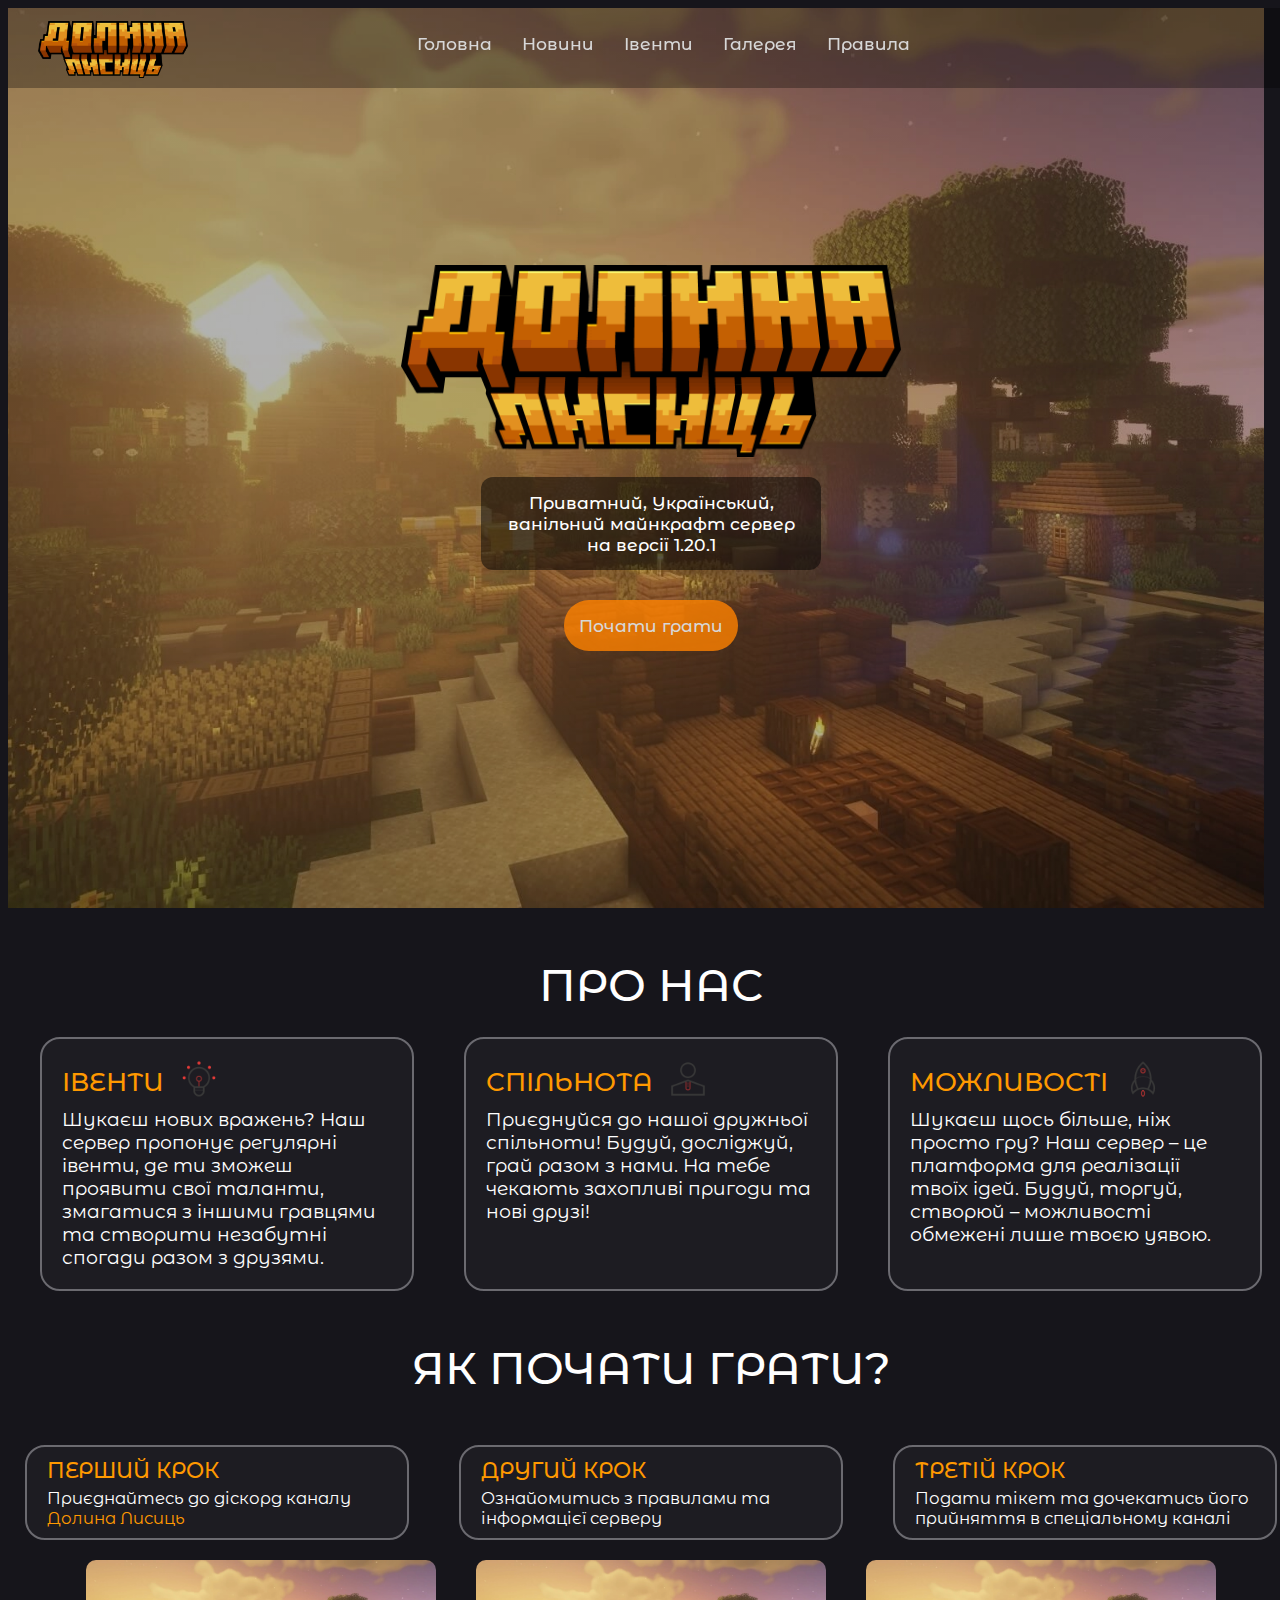
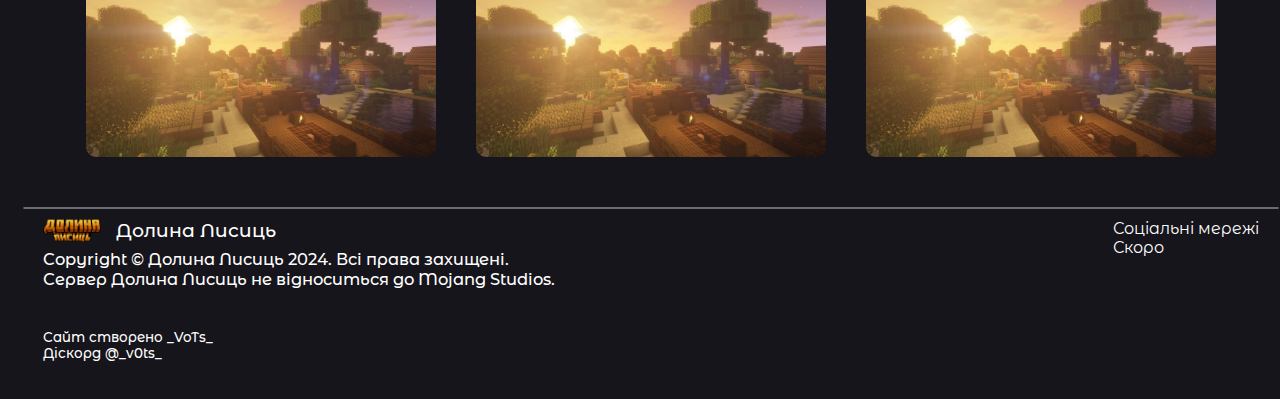
<file: index.html>
<!DOCTYPE html>
<html lang="en">
  <head>
    <meta charset="UTF-8" />
    <meta name="viewport" content="width=device-width, initial-scale=1.0" />
    <title>Fox Valley</title>
    <link rel="preconnect" href="https://fonts.googleapis.com" />
    <link rel="preconnect" href="https://fonts.gstatic.com" crossorigin />
    <link
      href="https://fonts.googleapis.com/css2?family=Montserrat+Alternates:ital,wght@0,400;0,500;0,600;0,700;1,400;1,500;1,600;1,700&display=swap"
      rel="stylesheet"
    />
    <link
      rel="stylesheet"
      href="https://cdnjs.cloudflare.com/ajax/libs/modern-normalize/2.0.0/modern-normalize.min.css"
      integrity="sha512-4xo8blKMVCiXpTaLzQSLSw3KFOVPWhm/TRtuPVc4WG6kUgjH6J03IBuG7JZPkcWMxJ5huwaBpOpnwYElP/m6wg=="
      crossorigin="anonymous"
      referrerpolicy="no-referrer"
    />
    <link rel="stylesheet" href="./css/reset.css" />
    <link rel="stylesheet" href="./css/base.css" />
    <link rel="stylesheet" href="./css/components/header.css" />
    <link rel="stylesheet" href="./css/index.css" />
    <link rel="stylesheet" href="./css/components/footer.css" />
    <link rel="stylesheet" href="./css/components/modal.css">
  </head>
  <body>
    <header class="header">
      <div class="container">
        <a class="header__logo-link" href="./index.html">
          <img class="header__img" src="./img/minecraft_title.png" alt="Logo" />
        </a>
        <ul class="header__list">
          <li class="header__item">
            <a href="./index.html" class="header__link">Головна</a>
          </li>
          <li class="header__item">
            <a href="./news.html" class="header__link">Новини</a>
          </li>
          <li class="header__item">
            <a href="./event.html" class="header__link">Івенти</a>
          </li>
          <li class="header__item">
            <a href="./gallery.html" class="header__link">Галерея</a>
          </li>
          <li class="header__item">
            <a href="./rules.html" class="header__link">Правила</a>
          </li>
        </ul>
        <button data-modal-open class="header__modal-button " type="button">
          <img class="header__modal-img" src="./img/menu.webp" alt="">
        </button>
      </div>
    </header>
    <main class="main">
      <section class="hero">
        <div class="container">
          <img src="./img/minecraft_title.png" alt="" class="hero__img" />
          <p class="hero__text">
            Приватний, Український, ванільний майнкрафт сервер на версії 1.20.1
          </p>
          <a class="hero__link" href="https://discord.gg/EhF5wEKrKe"
            >Почати грати</a
          >
        </div>
      </section>

      <section class="about-us">
        <div class="container">
          <h2 class="about-us__title">ПРО НАС</h2>
          <ul class="about-us__list">
            <li class="about-us__item">
              <div class="about-us__box">
                <h3 class="about-us__text">ІВЕНТИ</h3>
                <img
                  class="about-us__img"
                  src="./img/events.webp"
                  alt="якщо тут немає іконки писати в дс @_v0ts_ або власнику сервера"
                />
              </div>
              <p class="about-us__subtext">
                Шукаєш нових вражень? Наш сервер пропонує регулярні івенти, де
                ти зможеш проявити свої таланти, змагатися з іншими гравцями та
                створити незабутні спогади разом з друзями.
              </p>
            </li>
            <li class="about-us__item">
              <div class="about-us__box">
                <h3 class="about-us__text">СПІЛЬНОТА</h3>
                <img
                  class="about-us__img"
                  src="./img/community.webp"
                  alt="якщо тут немає іконки писати в дс @_v0ts_ або власнику сервера"
                />
              </div>
              <p class="about-us__subtext">
                Приєднуйся до нашої дружньої спільноти! Будуй, досліджуй, грай
                разом з нами. На тебе чекають захопливі пригоди та нові друзі!
              </p>
            </li>
            <li class="about-us__item">
              <div class="about-us__box">
                <h3 class="about-us__text">МОЖЛИВОСТІ</h3>
                <img
                  class="about-us__img"
                  src="./img/opportunities.webp"
                  alt="якщо тут немає іконки писати в дс @_v0ts_ або власнику сервера"
                />
              </div>
              <p class="about-us__subtext">
                Шукаєш щось більше, ніж просто гру? Наш сервер – це платформа
                для реалізації твоїх ідей. Будуй, торгуй, створюй – можливості
                обмежені лише твоєю уявою.
              </p>
            </li>
          </ul>
        </div>
      </section>

      <section class="play">
        <div class="container">
          <h2 class="play__title">ЯК ПОЧАТИ ГРАТИ?</h2>
          <ul class="play__list">
            <li class="play__item">
              <h3 class="play__text">ПЕРШИЙ КРОК</h3>
              <p class="play__subtext">
                Приєднайтесь до діскорд каналу
                <a class="play__span" href="https://discord.gg/EhF5wEKrKe"
                  >Долина Лисиць</a
                >
              </p>
            </li>
            <li class="play__item">
              <h3 class="play__text">ДРУГИЙ КРОК</h3>
              <p class="play__subtext">
                Ознайомитись з правилами та інформацієї серверу
              </p>
            </li>
            <li class="play__item">
              <h3 class="play__text">ТРЕТІЙ КРОК</h3>
              <p class="play__subtext">
                Подати тікет та дочекатись його прийняття в спеціальному каналі
              </p>
            </li>
          </ul>
          <ul class="play__second-list">
            <li class="play__second-item">
              <img
                src="./img/minecraft_vibe.webp"
                alt="якщо тут немає іконки писати в дс @_v0ts_ або власнику сервера"
                class="play__img"
              />
            </li>
            <li class="play__second-item">
              <img
                src="./img/minecraft_vibe.webp"
                alt="якщо тут немає іконки писати в дс @_v0ts_ або власнику сервера"
                class="play__img"
              />
            </li>
            <li class="play__second-item">
              <img
                src="./img/minecraft_vibe.webp"
                alt="якщо тут немає іконки писати в дс @_v0ts_ або власнику сервера"
                class="play__img"
              />
            </li>
          </ul>
        </div>
      </section>
    </main>
    <footer class="footer">
      <div class="container">
        <div class="footer__border"></div>
        <div class="footer__box">
          <div class="fox">
            <div class="fox__box">
              <img
                class="fox__img"
                src="./img/minecraft_title.png"
                alt="якщо тут немає іконки писати в дс @_v0ts_ або власнику сервера"
              />
              <h1 class="fox__name">Долина Лисиць</h1>
            </div>
            <p class="fox__title">
              Copyright © Долина Лисиць 2024. Всі права захищені.
            </p>
            <p class="fox__title">
              Сервер Долина Лисиць не відноситься до Mojang Studios.
            </p>
            <div class="fox__second-box">
              <p class="fox__second-box-title">Сайт створено _VoTs_</p>
              <p class="fox__second-box-title">Діскорд @_v0ts_</p>
            </div>
          </div>

          <div class="social-network">
            <p class="social-netrwork__title">Соціальні мережі</p>
            <p class="social-network__title">Скоро</p>
          </div>
        </div>
      </div>
    </footer>

    <!-- modal window -->

    <div data-modal class="backdrop is-hidden">
      <div class="modal">
        <!-- <button data-modal-close class="modal__button" type="button">
          <img src="./img/close.webp" alt="" class="modal__img">
        </button> -->
        <ul class="modal__list">
          <li class="modal__item">
            <a href="./index.html" class="modal__link">Головна</a>
          </li>
          <li class="modal__item">
            <a href="./news.html" class="modal__link">Новини</a>
          </li>
          <li class="modal__item">
            <a href="./event.html" class="modal__link">Івенти</a>
          </li>
          <li class="modal__item">
            <a href="./gallery.html" class="modal__link">Галерея</a>
          </li>
          <li class="modal__item">
            <a href="./rules.html" class="modal__link">Правила</a>
          </li>
        </ul>
      </div>
    </div>
    <script type="module" src="./js/modal.js"></script>
  </body>
</html>
</file>
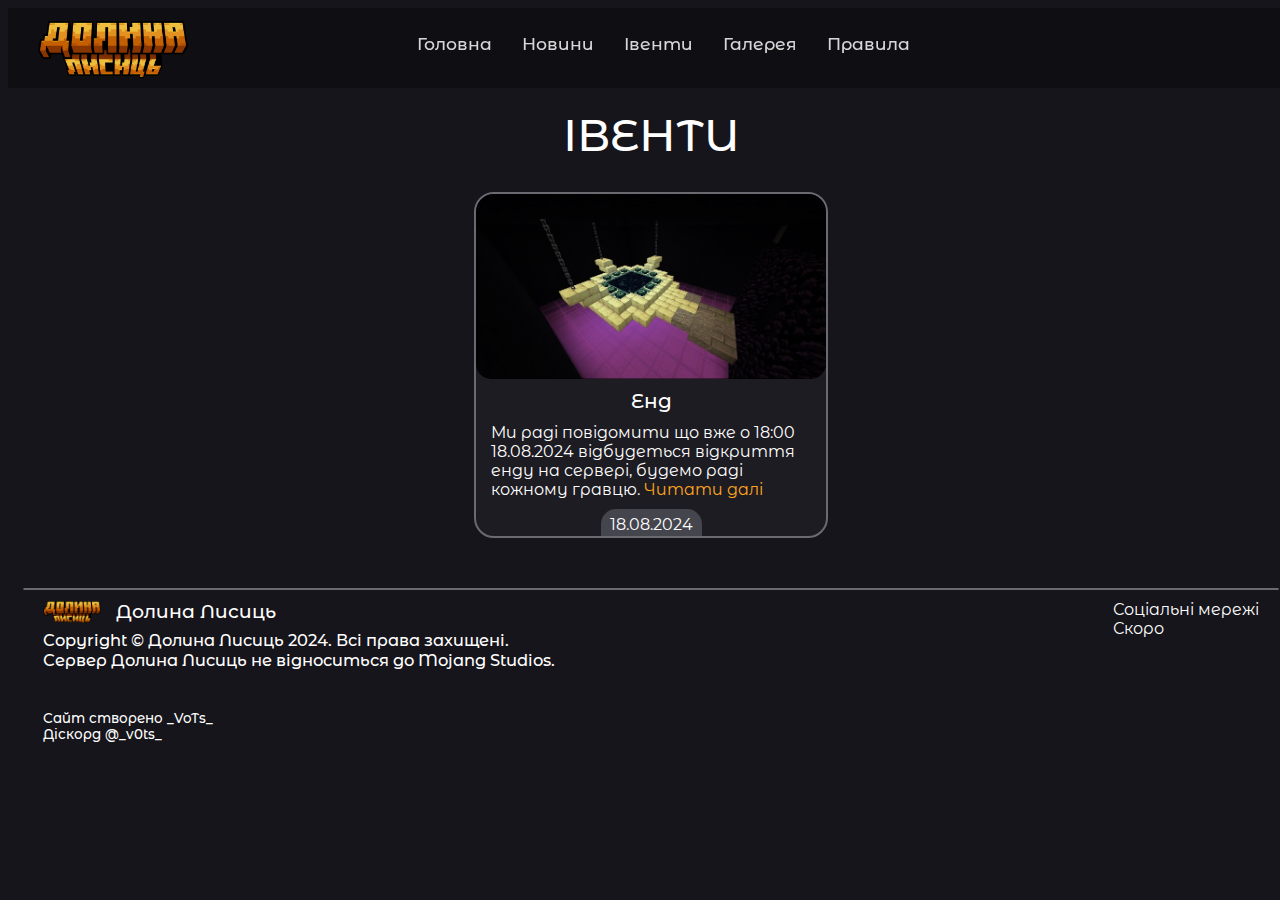
<file: event.html>
<!DOCTYPE html>
<html lang="en">
  <head>
    <meta charset="UTF-8" />
    <meta name="viewport" content="width=device-width, initial-scale=1.0" />
    <title>Івенти</title>
    <link rel="preconnect" href="https://fonts.googleapis.com" />
    <link rel="preconnect" href="https://fonts.gstatic.com" crossorigin />
    <link
      href="https://fonts.googleapis.com/css2?family=Montserrat+Alternates:ital,wght@0,400;0,500;0,600;0,700;1,400;1,500;1,600;1,700&display=swap"
      rel="stylesheet"
    />
    <link
      rel="stylesheet"
      href="https://cdnjs.cloudflare.com/ajax/libs/modern-normalize/2.0.0/modern-normalize.min.css"
      integrity="sha512-4xo8blKMVCiXpTaLzQSLSw3KFOVPWhm/TRtuPVc4WG6kUgjH6J03IBuG7JZPkcWMxJ5huwaBpOpnwYElP/m6wg=="
      crossorigin="anonymous"
      referrerpolicy="no-referrer"
    />
    <link rel="stylesheet" href="./css/reset.css" />
    <link rel="stylesheet" href="./css/base.css" />
    <link rel="stylesheet" href="./css/components/header.css" />
    <link rel="stylesheet" href="./css/events.css" />
    <link rel="stylesheet" href="./css/components/footer.css" />
    <link rel="stylesheet" href="./css/components/modal.css">
  </head>
  <body>
    <header class="header">
      <div class="container">
        <a class="header__logo-link" href="./index.html">
          <img class="header__img" src="./img/minecraft_title.png" alt="Logo" />
        </a>
        <ul class="header__list">
          <li class="header__item">
            <a href="./index.html" class="header__link">Головна</a>
          </li>
          <li class="header__item">
            <a href="./news.html" class="header__link">Новини</a>
          </li>
          <li class="header__item">
            <a href="./event.html" class="header__link">Івенти</a>
          </li>
          <li class="header__item">
            <a href="./gallery.html" class="header__link">Галерея</a>
          </li>
          <li class="header__item">
            <a href="./rules.html" class="header__link">Правила</a>
          </li>
        </ul>
        <button data-modal-open class="header__modal-button " type="button">
          <img class="header__modal-img" src="./img/menu.webp" alt="">
        </button>
      </div>
    </header>

    <main class="main">
      <div class="container">
        <h2 class="main__title">ІВЕНТИ</h2>
        <ul class="main__list">
          <li class="main__item">
            <img src="./img/gallery/end.jpg" alt="" class="main__img" />
            <h3 class="main__text">Енд</h3>
            <p class="main__subtext">
              Ми раді повідомити що вже о 18:00 18.08.2024 відбудеться відкриття
              енду на сервері, будемо раді кожному гравцю.
              <a class="main__link" href="./events/end.html">Читати далі</a>
            </p>
            <div class="main__date-box">
              <p class="main__date-text">18.08.2024</p>
            </div>
          </li>
        </ul>
      </div>
    </main>

    <footer class="footer">
      <div class="container">
        <div class="footer__border"></div>
        <div class="footer__box">
          <div class="fox">
            <div class="fox__box">
              <img
                class="fox__img"
                src="./img/minecraft_title.png"
                alt="якщо тут немає іконки писати в дс @_v0ts_ або власнику сервера"
              />
              <h1 class="fox__name">Долина Лисиць</h1>
            </div>
            <p class="fox__title">
              Copyright © Долина Лисиць 2024. Всі права захищені.
            </p>
            <p class="fox__title">
              Сервер Долина Лисиць не відноситься до Mojang Studios.
            </p>
            <div class="fox__second-box">
              <p class="fox__second-box-title">Сайт створено _VoTs_</p>
              <p class="fox__second-box-title">Діскорд @_v0ts_</p>
            </div>
          </div>

          <div class="social-network">
            <p class="social-netrwork__title">Соціальні мережі</p>
            <p class="social-network__title">Скоро</p>
          </div>
        </div>
      </div>
    </footer>

    <!-- modal window -->

    <div data-modal class="backdrop is-hidden">
      <div class="modal">
        <!-- <button data-modal-close class="modal__button" type="button">
              <img src="./img/close.webp" alt="" class="modal__img">
            </button> -->
        <ul class="modal__list">
          <li class="modal__item">
            <a href="./index.html" class="modal__link">Головна</a>
          </li>
          <li class="modal__item">
            <a href="./news.html" class="modal__link">Новини</a>
          </li>
          <li class="modal__item">
            <a href="./event.html" class="modal__link">Івенти</a>
          </li>
          <li class="modal__item">
            <a href="./gallery.html" class="modal__link">Галерея</a>
          </li>
          <li class="modal__item">
            <a href="./rules.html" class="modal__link">Правила</a>
          </li>
        </ul>
      </div>
    </div>
    <script type="module" src="./js/modal.js"></script>
  </body>
</html>
</file>
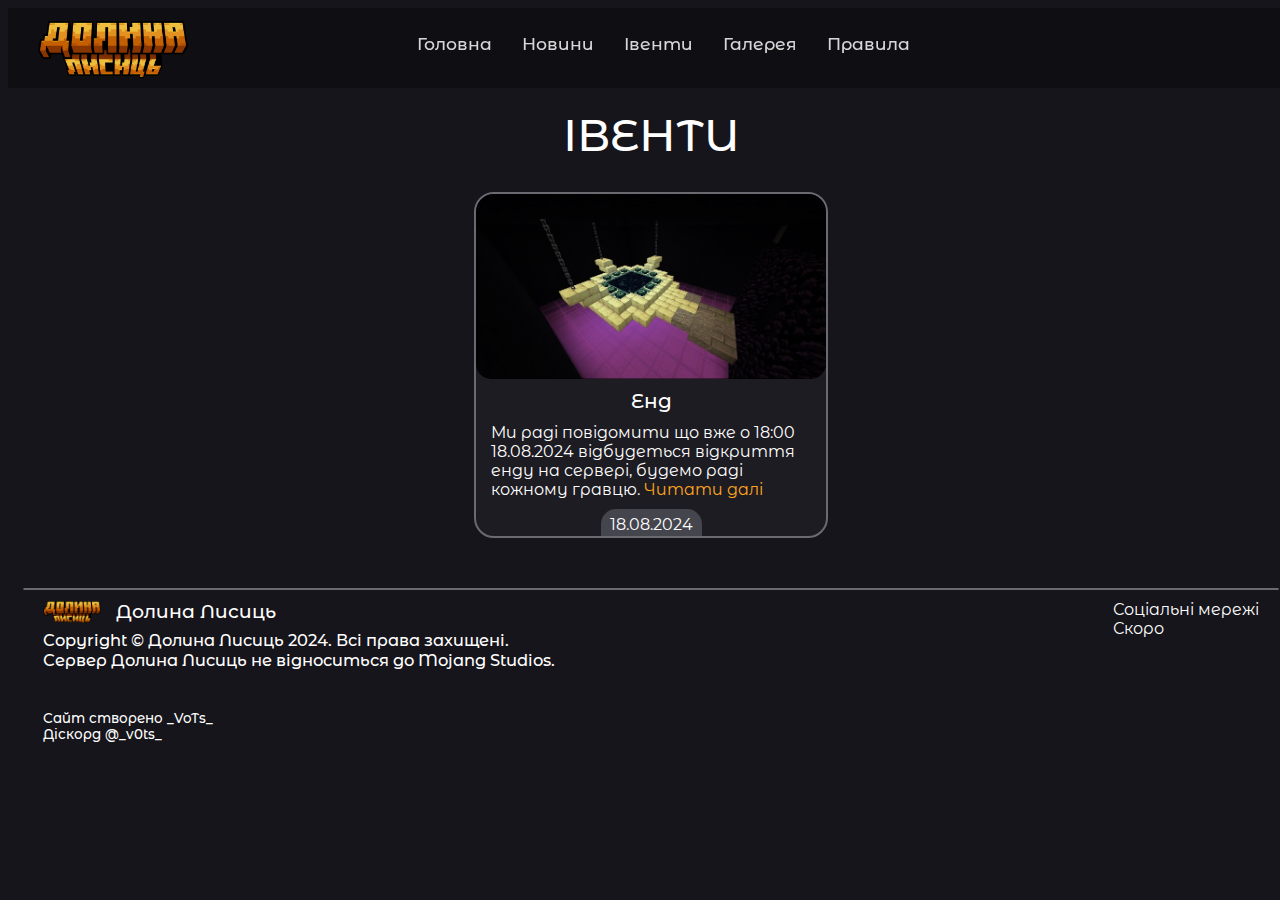
<file: events.html>
<!DOCTYPE html>
<html lang="en">
  <head>
    <meta charset="UTF-8" />
    <meta name="viewport" content="width=device-width, initial-scale=1.0" />
    <title>Івенти</title>
    <link rel="preconnect" href="https://fonts.googleapis.com" />
    <link rel="preconnect" href="https://fonts.gstatic.com" crossorigin />
    <link
      href="https://fonts.googleapis.com/css2?family=Montserrat+Alternates:ital,wght@0,400;0,500;0,600;0,700;1,400;1,500;1,600;1,700&display=swap"
      rel="stylesheet"
    />
    <link
      rel="stylesheet"
      href="https://cdnjs.cloudflare.com/ajax/libs/modern-normalize/2.0.0/modern-normalize.min.css"
      integrity="sha512-4xo8blKMVCiXpTaLzQSLSw3KFOVPWhm/TRtuPVc4WG6kUgjH6J03IBuG7JZPkcWMxJ5huwaBpOpnwYElP/m6wg=="
      crossorigin="anonymous"
      referrerpolicy="no-referrer"
    />
    <link rel="stylesheet" href="./css/reset.css" />
    <link rel="stylesheet" href="./css/base.css" />
    <link rel="stylesheet" href="./css/components/header.css" />
    <link rel="stylesheet" href="./css/events.css" />
    <link rel="stylesheet" href="./css/components/footer.css" />
    <link rel="stylesheet" href="./css/components/modal.css">
  </head>
  <body>
    <header class="header">
      <div class="container">
        <a class="header__logo-link" href="./index.html">
          <img class="header__img" src="./img/minecraft_title.png" alt="Logo" />
        </a>
        <ul class="header__list">
          <li class="header__item">
            <a href="./index.html" class="header__link">Головна</a>
          </li>
          <li class="header__item">
            <a href="./news.html" class="header__link">Новини</a>
          </li>
          <li class="header__item">
            <a href="./events.html" class="header__link">Івенти</a>
          </li>
          <li class="header__item">
            <a href="./gallery.html" class="header__link">Галерея</a>
          </li>
          <li class="header__item">
            <a href="./rules.html" class="header__link">Правила</a>
          </li>
        </ul>
        <button data-modal-open class="header__modal-button " type="button">
          <img class="header__modal-img" src="./img/menu.webp" alt="">
        </button>
      </div>
    </header>

    <main class="main">
      <div class="container">
        <h2 class="main__title">ІВЕНТИ</h2>
        <ul class="main__list">
          <li class="main__item">
            <img src="./img/gallery/end.jpg" alt="" class="main__img" />
            <h3 class="main__text">Енд</h3>
            <p class="main__subtext">
              Ми раді повідомити що вже о 18:00 18.08.2024 відбудеться відкриття
              енду на сервері, будемо раді кожному гравцю.
              <a class="main__link" href="./events/end.html">Читати далі</a>
            </p>
            <div class="main__date-box">
              <p class="main__date-text">18.08.2024</p>
            </div>
          </li>
        </ul>
      </div>
    </main>

    <footer class="footer">
      <div class="container">
        <div class="footer__border"></div>
        <div class="footer__box">
          <div class="fox">
            <div class="fox__box">
              <img
                class="fox__img"
                src="./img/minecraft_title.png"
                alt="якщо тут немає іконки писати в дс @_v0ts_ або власнику сервера"
              />
              <h1 class="fox__name">Долина Лисиць</h1>
            </div>
            <p class="fox__title">
              Copyright © Долина Лисиць 2024. Всі права захищені.
            </p>
            <p class="fox__title">
              Сервер Долина Лисиць не відноситься до Mojang Studios.
            </p>
            <div class="fox__second-box">
              <p class="fox__second-box-title">Сайт створено _VoTs_</p>
              <p class="fox__second-box-title">Діскорд @_v0ts_</p>
            </div>
          </div>

          <div class="social-network">
            <p class="social-netrwork__title">Соціальні мережі</p>
            <p class="social-network__title">Скоро</p>
          </div>
        </div>
      </div>
    </footer>

    <!-- modal window -->

    <div data-modal class="backdrop is-hidden">
      <div class="modal">
        <!-- <button data-modal-close class="modal__button" type="button">
              <img src="./img/close.webp" alt="" class="modal__img">
            </button> -->
        <ul class="modal__list">
          <li class="modal__item">
            <a href="./index.html" class="modal__link">Головна</a>
          </li>
          <li class="modal__item">
            <a href="./news.html" class="modal__link">Новини</a>
          </li>
          <li class="modal__item">
            <a href="/events.html" class="modal__link">Івенти</a>
          </li>
          <li class="modal__item">
            <a href="./gallery.html" class="modal__link">Галерея</a>
          </li>
          <li class="modal__item">
            <a href="./rules.html" class="modal__link">Правила</a>
          </li>
        </ul>
      </div>
    </div>
    <script type="module" src="./js/modal.js"></script>
  </body>
</html>
</file>
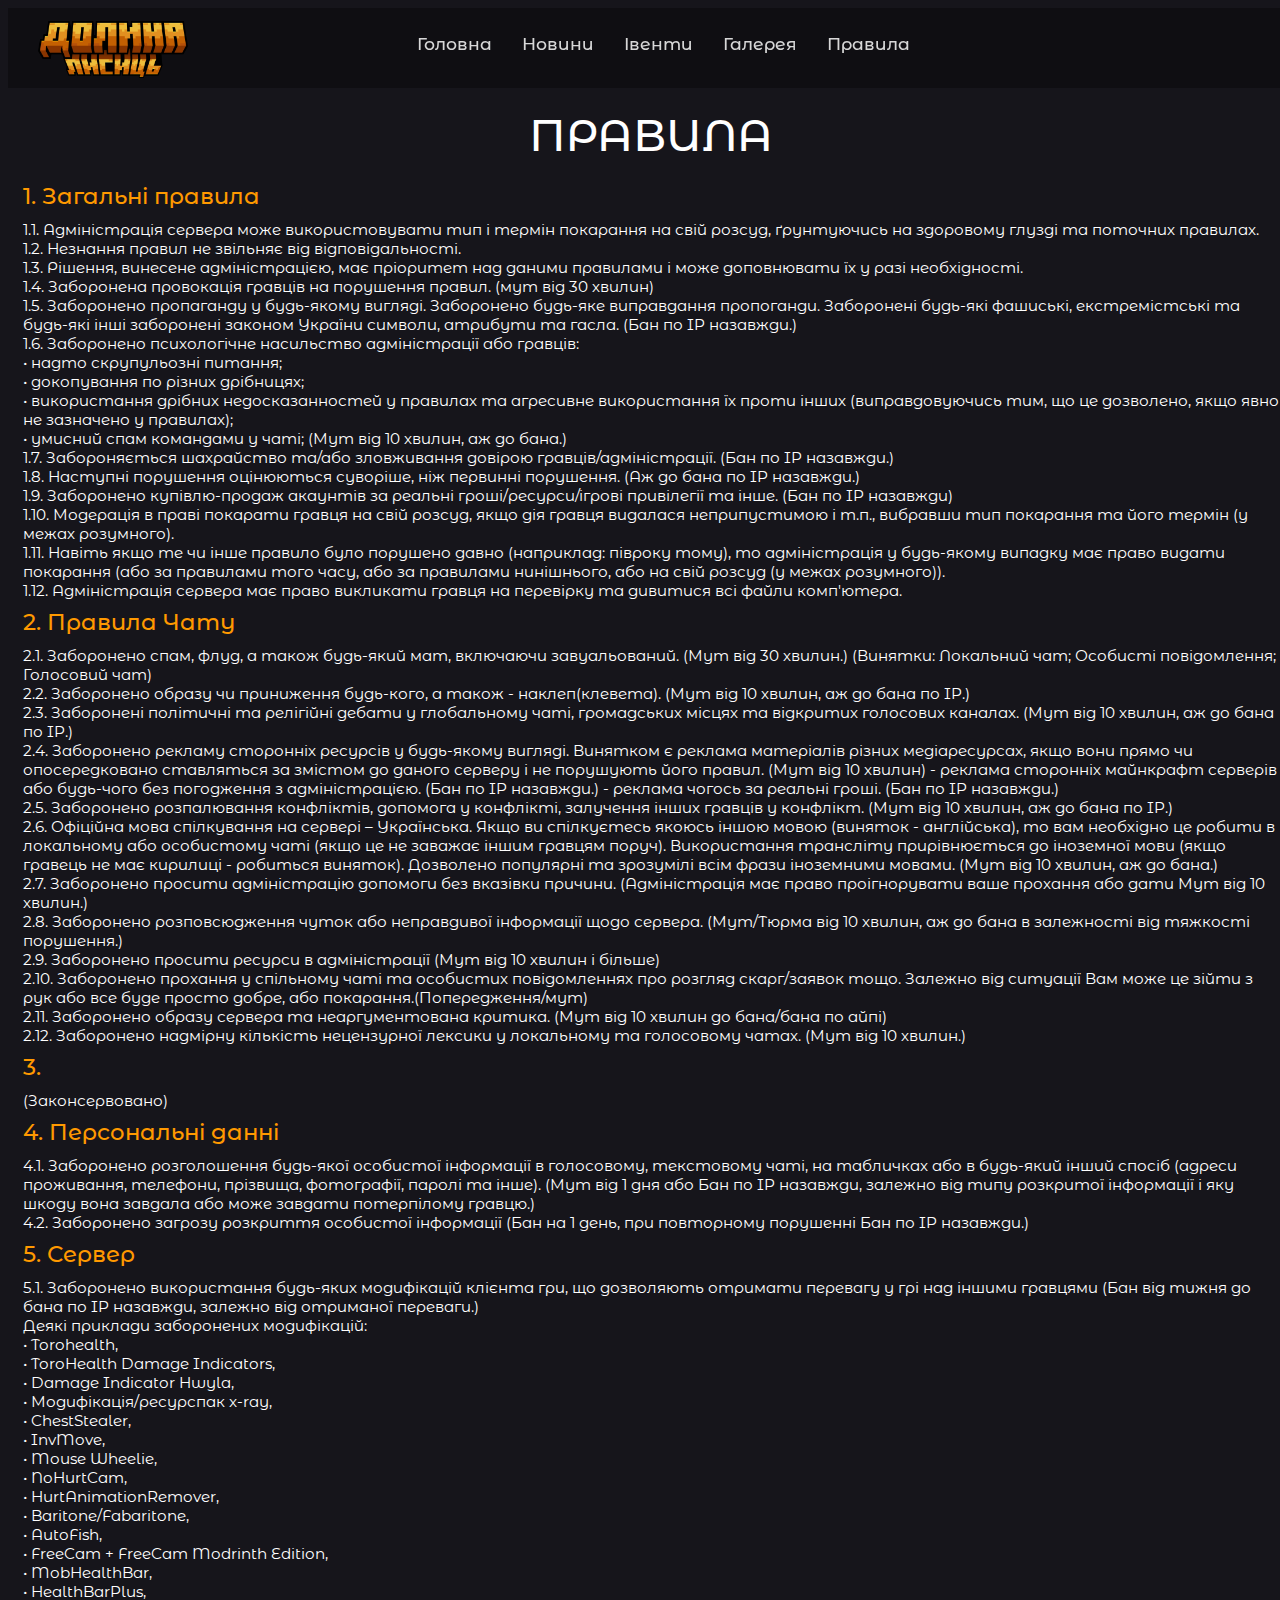
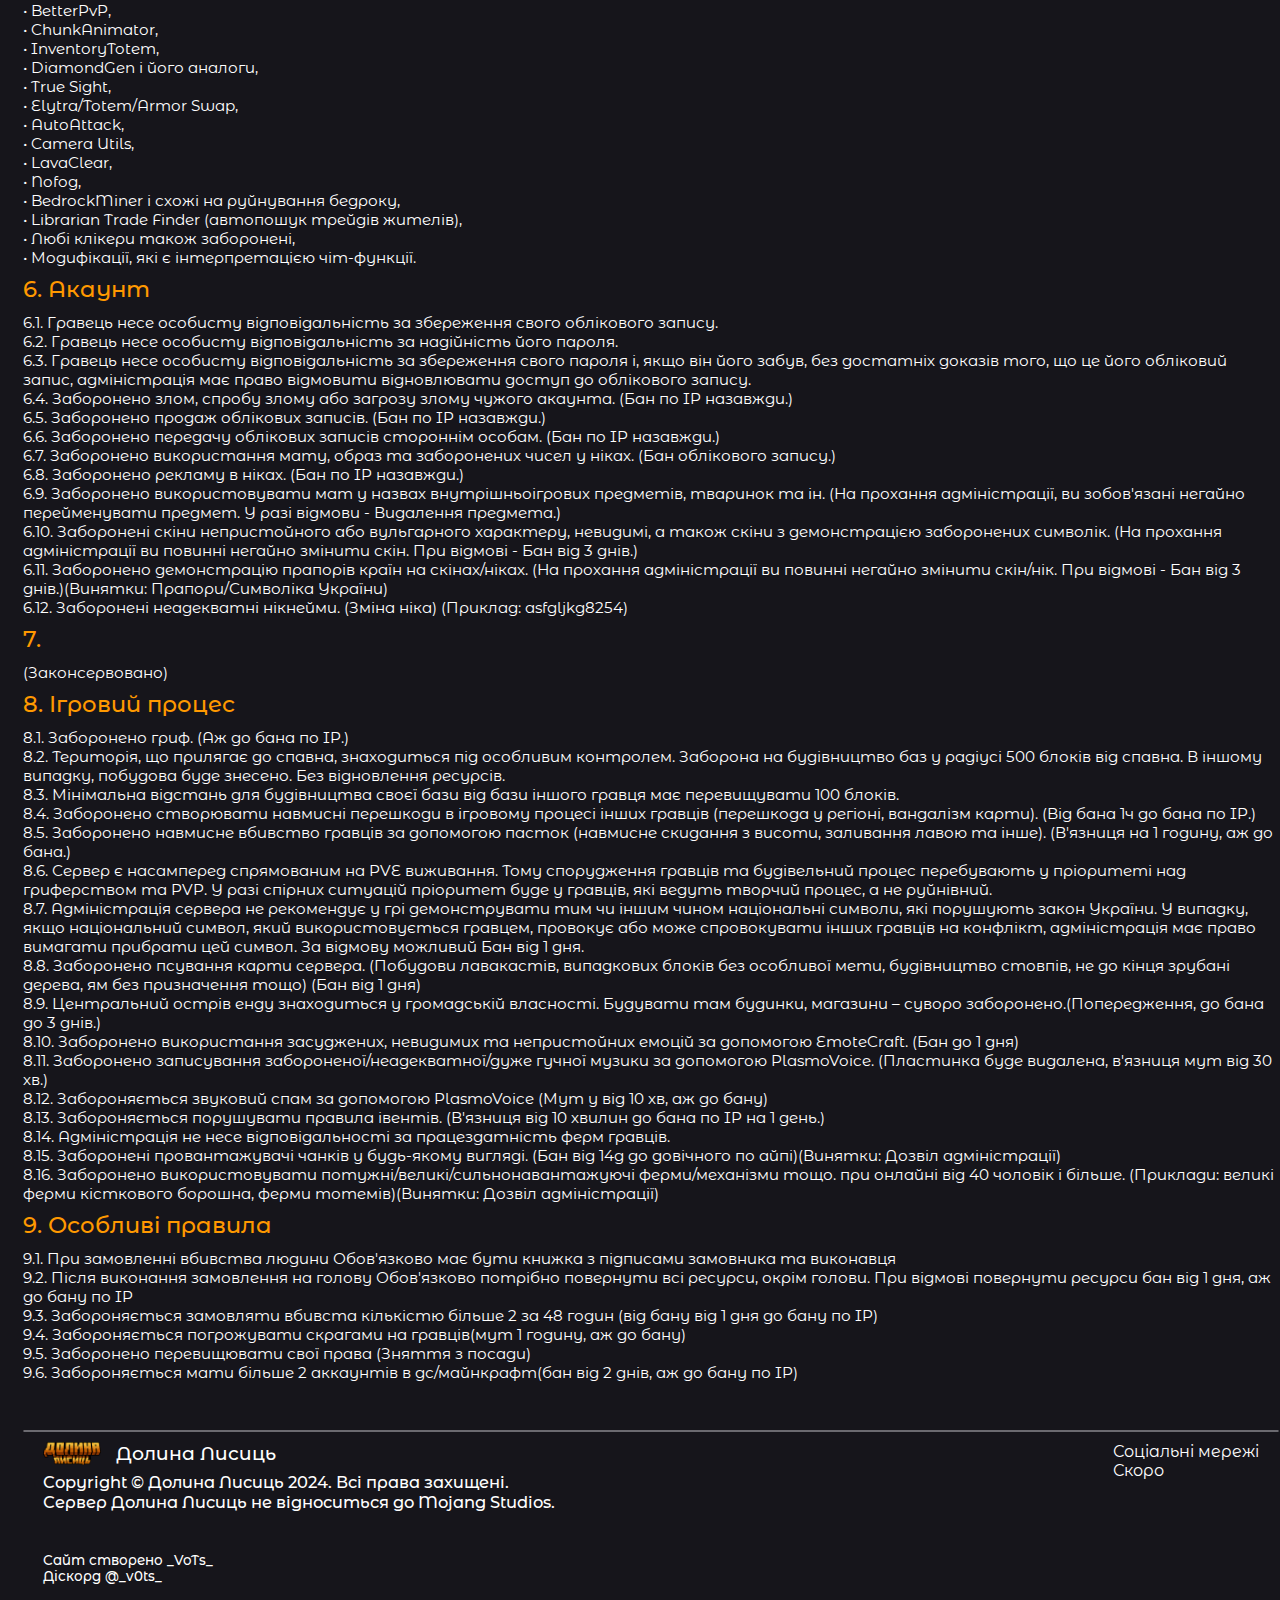
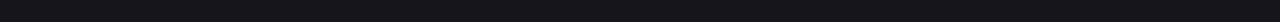
<file: rules.html>
<!DOCTYPE html>
<html lang="en">
  <head>
    <meta charset="UTF-8" />
    <meta name="viewport" content="width=device-width, initial-scale=1.0" />
    <title>Правила</title>
    <link rel="preconnect" href="https://fonts.googleapis.com" />
    <link rel="preconnect" href="https://fonts.gstatic.com" crossorigin />
    <link
      href="https://fonts.googleapis.com/css2?family=Montserrat+Alternates:ital,wght@0,400;0,500;0,600;0,700;1,400;1,500;1,600;1,700&display=swap"
      rel="stylesheet"
    />
    <link
      rel="stylesheet"
      href="https://cdnjs.cloudflare.com/ajax/libs/modern-normalize/2.0.0/modern-normalize.min.css"
      integrity="sha512-4xo8blKMVCiXpTaLzQSLSw3KFOVPWhm/TRtuPVc4WG6kUgjH6J03IBuG7JZPkcWMxJ5huwaBpOpnwYElP/m6wg=="
      crossorigin="anonymous"
      referrerpolicy="no-referrer"
    />
    <link rel="stylesheet" href="./css/reset.css" />
    <link rel="stylesheet" href="./css/base.css" />
    <link rel="stylesheet" href="./css/components/header.css" />
    <link rel="stylesheet" href="./css/rules.css" />
    <link rel="stylesheet" href="./css/components/footer.css" />
    <link rel="stylesheet" href="./css/components/modal.css" />
  </head>
  <body>
    <header class="header">
      <div class="container">
        <a class="header__logo-link" href="./index.html">
          <img class="header__img" src="./img/minecraft_title.png" alt="Logo" />
        </a>
        <ul class="header__list">
          <li class="header__item">
            <a href="./index.html" class="header__link">Головна</a>
          </li>
          <li class="header__item">
            <a href="./news.html" class="header__link">Новини</a>
          </li>
          <li class="header__item">
            <a href="./event.html" class="header__link">Івенти</a>
          </li>
          <li class="header__item">
            <a href="./gallery.html" class="header__link">Галерея</a>
          </li>
          <li class="header__item">
            <a href="./rules.html" class="header__link">Правила</a>
          </li>
        </ul>
        <button data-modal-open class="header__modal-button" type="button">
          <img class="header__modal-img" src="./img/menu.webp" alt="" />
        </button>
      </div>
    </header>

    <main class="main">
      <div class="container">
        <h2 class="main__title">ПРАВИЛА</h2>
        <p class="main__title-rule">1. Загальні правила</p>
        <p class="main__rules">
          1.1. Адміністрація сервера може використовувати тип і термін покарання
          на свій розсуд, ґрунтуючись на здоровому глузді та поточних правилах.
          <br />
          1.2. Незнання правил не звільняє від відповідальності.
          <br />
          1.3. Рішення, винесене адміністрацією, має пріоритет над даними
          правилами і може доповнювати їх у разі необхідності.
          <br />
          1.4. Заборонена провокація гравців на порушення правил. (мут від 30
          хвилин)
          <br />
          1.5. Заборонено пропаганду у будь-якому вигляді. Заборонено будь-яке
          виправдання пропоганди. Заборонені будь-які фашиські, екстремістські
          та будь-які інші заборонені законом України символи, атрибути та
          гасла. (Бан по IP назавжди.)
          <br />
          1.6. Заборонено психологічне насильство адміністрації або гравців:
          <br />
          &#8226; надто скрупульозні питання;
          <br />
          &#8226; докопування по різних дрібницях;
          <br />
          &#8226; використання дрібних недосказанностей у правилах та агресивне
          використання їх проти інших (виправдовуючись тим, що це дозволено,
          якщо явно не зазначено у правилах);
          <br />
          &#8226; умисний спам командами у чаті; (Мут від 10 хвилин, аж до
          бана.)
          <br />
          1.7. Забороняється шахрайство та/або зловживання довірою
          гравців/адміністрації. (Бан по IP назавжди.)
          <br />
          1.8. Наступні порушення оцінюються суворіше, ніж первинні порушення.
          (Аж до бана по IP назавжди.)
          <br />
          1.9. Заборонено купівлю-продаж акаунтів за реальні
          гроші/ресурси/ігрові привілегії та інше. (Бан по IP назавжди)
          <br />
          1.10. Модерація в праві покарати гравця на свій розсуд, якщо дія
          гравця видалася неприпустимою і т.п., вибравши тип покарання та його
          термін (у межах розумного).
          <br />
          1.11. Навіть якщо те чи інше правило було порушено давно (наприклад:
          півроку тому), то адміністрація у будь-якому випадку має право видати
          покарання (або за правилами того часу, або за правилами нинішнього,
          або на свій розсуд (у межах розумного)).
          <br />
          1.12. Адміністрація сервера має право викликати гравця на перевірку та
          дивитися всі файли комп'ютера.
        </p>

        <p class="main__title-rule">2. Правила Чату</p>
        <p class="main__rules">
          2.1. Заборонено спам, флуд, а також будь-який мат, включаючи
          завуальований. (Мут від 30 хвилин.) (Винятки: Локальний чат; Особисті
          повідомлення; Голосовий чат)
          <br />
          2.2. Заборонено образу чи приниження будь-кого, а також -
          наклеп(клевета). (Мут від 10 хвилин, аж до бана по IP.)
          <br />
          2.3. Заборонені політичні та релігійні дебати у глобальному чаті,
          громадських місцях та відкритих голосових каналах. (Мут від 10 хвилин,
          аж до бана по IP.)
          <br />
          2.4. Заборонено рекламу сторонніх ресурсів у будь-якому вигляді.
          Винятком є ​​реклама матеріалів різних медіаресурсах, якщо вони прямо
          чи опосередковано ставляться за змістом до даного серверу і не
          порушують його правил. (Мут від 10 хвилин) - реклама сторонніх
          майнкрафт серверів або будь-чого без погодження з адміністрацією. (Бан
          по IP назавжди.) - реклама чогось за реальні гроші. (Бан по IP
          назавжди.)
          <br />
          2.5. Заборонено розпалювання конфліктів, допомога у конфлікті,
          залучення інших гравців у конфлікт. (Мут від 10 хвилин, аж до бана по
          IP.)
          <br />
          2.6. Офіційна мова спілкування на сервері – Українська. Якщо ви
          спілкуєтесь якоюсь іншою мовою (виняток - англійська), то вам
          необхідно це робити в локальному або особистому чаті (якщо це не
          заважає іншим гравцям поруч). Використання трансліту прирівнюється до
          іноземної мови (якщо гравець не має кирилиці - робиться виняток).
          Дозволено популярні та зрозумілі всім фрази іноземними мовами. (Мут
          від 10 хвилин, аж до бана.)
          <br />
          2.7. Заборонено просити адміністрацію допомоги без вказівки причини.
          (Адміністрація має право проігнорувати ваше прохання або дати Мут від
          10 хвилин.)
          <br />
          2.8. Заборонено розповсюдження чуток або неправдивої інформації щодо
          сервера. (Мут/Тюрма від 10 хвилин, аж до бана в залежності від
          тяжкості порушення.)
          <br />
          2.9. Заборонено просити ресурси в адміністрації (Мут від 10 хвилин і
          більше)
          <br />
          2.10. Заборонено прохання у спільному чаті та особистих повідомленнях
          про розгляд скарг/заявок тощо. Залежно від ситуації Вам може це зійти
          з рук або все буде просто добре, або покарання.(Попередження/мут)
          <br />
          2.11. Заборонено образу сервера та неаргументована критика. (Мут від
          10 хвилин до бана/бана по айпі)
          <br />
          2.12. Заборонено надмірну кількість нецензурної лексики у локальному
          та голосовому чатах. (Мут від 10 хвилин.)
        </p>
        <p class="main__title-rule">3.</p>
        <p class="main__rules">(Законсервовано)</p>

        <p class="main__title-rule">4. Персональні данні</p>
        <p class="main__rules">
          4.1. Заборонено розголошення будь-якої особистої інформації в
          голосовому, текстовому чаті, на табличках або в будь-який інший спосіб
          (адреси проживання, телефони, прізвища, фотографії, паролі та інше).
          (Мут від 1 дня або Бан по IP назавжди, залежно від типу розкритої
          інформації і яку шкоду вона завдала або може завдати потерпілому
          гравцю.)
          <br />
          4.2. Заборонено загрозу розкриття особистої інформації (Бан на 1 день,
          при повторному порушенні Бан по IP назавжди.)
        </p>

        <p class="main__title-rule">5. Сервер</p>
        <p class="main__rules">
          5.1. Заборонено використання будь-яких модифікацій клієнта гри, що
          дозволяють отримати перевагу у грі над іншими гравцями (Бан від тижня
          до бана по IP назавжди, залежно від отриманої переваги.)
          <br />
          Деякі приклади заборонених модифікацій:
          <br />
          &#8226; Torohealth,
          <br />
          &#8226; ToroHealth Damage Indicators,
          <br />
          &#8226; Damage Indicator Hwyla,
          <br />
          &#8226; Модифікація/ресурспак x-ray,
          <br />
          &#8226; ChestStealer,
          <br />
          &#8226; InvMove,
          <br />
          &#8226; Mouse Wheelie,
          <br />
          &#8226; NoHurtCam,
          <br />
          &#8226; HurtAnimationRemover,
          <br />
          &#8226; Baritone/Fabaritone,
          <br />
          &#8226; AutoFish,
          <br />
          &#8226; FreeCam + FreeCam Modrinth Edition,
          <br />
          &#8226; MobHealthBar,
          <br />
          &#8226; HealthBarPlus,
          <br />
          &#8226; BetterPvP,
          <br />
          &#8226; ChunkAnimator,
          <br />
          &#8226; InventoryTotem,
          <br />
          &#8226; DiamondGen і його аналоги,
          <br />
          &#8226; True Sight,
          <br />
          &#8226; Elytra/Totem/Armor Swap,
          <br />
          &#8226; AutoAttack,
          <br />
          &#8226; Camera Utils,
          <br />
          &#8226; LavaClear,
          <br />
          &#8226; Nofog,
          <br />
          &#8226; BedrockMiner і схожі на руйнування бедроку,
          <br />
          &#8226; Librarian Trade Finder (автопошук трейдів жителів),
          <br />
          &#8226; Любі клікери також заборонені,
          <br />
          &#8226; Модифікації, які є інтерпретацією чіт-функції.
        </p>

        <p class="main__title-rule">6. Акаунт</p>
        <p class="main__rules">
          6.1. Гравець несе особисту відповідальність за збереження свого
          облікового запису.
          <br />
          6.2. Гравець несе особисту відповідальність за надійність його пароля.
          <br />
          6.3. Гравець несе особисту відповідальність за збереження свого пароля
          і, якщо він його забув, без достатніх доказів того, що це його
          обліковий запис, адміністрація має право відмовити відновлювати доступ
          до облікового запису.
          <br />
          6.4. Заборонено злом, спробу злому або загрозу злому чужого акаунта.
          (Бан по IP назавжди.)
          <br />
          6.5. Заборонено продаж облікових записів. (Бан по IP назавжди.)
          <br />
          6.6. Заборонено передачу облікових записів стороннім особам. (Бан по
          IP назавжди.)
          <br />
          6.7. Заборонено використання мату, образ та заборонених чисел у ніках.
          (Бан облікового запису.)
          <br />
          6.8. Заборонено рекламу в ніках. (Бан по IP назавжди.)
          <br />
          6.9. Заборонено використовувати мат у назвах внутрішньоігрових
          предметів, тваринок та ін. (На прохання адміністрації, ви зобов'язані
          негайно перейменувати предмет. У разі відмови - Видалення предмета.)
          <br />
          6.10. Заборонені скіни непристойного або вульгарного характеру,
          невидимі, а також скіни з демонстрацією заборонених символік. (На
          прохання адміністрації ви повинні негайно змінити скін. При відмові -
          Бан від 3 днів.)
          <br />
          6.11. Заборонено демонстрацію прапорів країн на скінах/ніках. (На
          прохання адміністрації ви повинні негайно змінити скін/нік. При
          відмові - Бан від 3 днів.)(Винятки: Прапори/Символіка України)
          <br />
          6.12. Заборонені неадекватні нікнейми. (Зміна ніка) (Приклад:
          asfgljkg8254)
        </p>
        <p class="main__title-rule">7.</p>
        <p class="main__rules">(Законсервовано)</p>

        <p class="main__title-rule">8. Ігровий процес</p>
        <p class="main__rules">
          8.1. Заборонено гриф. (Аж до бана по IP.)
          <br />
          8.2. Територія, що прилягає до спавна, знаходиться під особливим
          контролем. Заборона на будівництво баз у радіусі 500 блоків від
          спавна. В іншому випадку, побудова буде знесено. Без відновлення
          ресурсів.
          <br />
          8.3. Мінімальна відстань для будівництва своєї бази від бази іншого
          гравця має перевищувати 100 блоків.
          <br />
          8.4. Заборонено створювати навмисні перешкоди в ігровому процесі інших
          гравців (перешкода у регіоні, вандалізм карти). (Від бана 1ч до бана
          по IP.)
          <br />
          8.5. Заборонено навмисне вбивство гравців за допомогою пасток
          (навмисне скидання з висоти, заливання лавою та інше). (В'язниця на 1
          годину, аж до бана.)
          <br />
          8.6. Сервер є насамперед спрямованим на PVE виживання. Тому
          спорудження гравців та будівельний процес перебувають у пріоритеті над
          гриферством та PVP. У разі спірних ситуацій пріоритет буде у гравців,
          які ведуть творчий процес, а не руйнівний.
          <br />
          8.7. Адміністрація сервера не рекомендує у грі демонструвати тим чи
          іншим чином національні символи, які порушують закон України. У
          випадку, якщо національний символ, який використовується гравцем,
          провокує або може спровокувати інших гравців на конфлікт,
          адміністрація має право вимагати прибрати цей символ. За відмову
          можливий Бан від 1 дня.
          <br />
          8.8. Заборонено псування карти сервера. (Побудови лавакастів,
          випадкових блоків без особливої ​​мети, будівництво стовпів, не до
          кінця зрубані дерева, ям без призначення тощо) (Бан від 1 дня)
          <br />
          8.9. Центральний острів енду знаходиться у громадській власності.
          Будувати там будинки, магазини – суворо заборонено.(Попередження, до
          бана до 3 днів.)
          <br />
          8.10. Заборонено використання засуджених, невидимих ​​та непристойних
          емоцій за допомогою EmoteCraft. (Бан до 1 дня)
          <br />
          8.11. Заборонено записування забороненої/неадекватної/дуже гучної
          музики за допомогою PlasmoVoice. (Пластинка буде видалена, в'язниця
          мут від 30 хв.)
          <br />
          8.12. Забороняється звуковий спам за допомогою PlasmoVoice (Мут у від
          10 хв, аж до бану)
          <br />
          8.13. Забороняється порушувати правила івентів. (В'язниця від 10
          хвилин до бана по IP на 1 день.)
          <br />
          8.14. Адміністрація не несе відповідальності за працездатність ферм
          гравців.
          <br />
          8.15. Заборонені провантажувачі чанків у будь-якому вигляді. (Бан від
          14д до довічного по айпі)(Винятки: Дозвіл адміністрації)
          <br />
          8.16. Заборонено використовувати потужні/великі/сильнонавантажуючі
          ферми/механізми тощо. при онлайні від 40 чоловік і більше. (Приклади:
          великі ферми кісткового борошна, ферми тотемів)(Винятки: Дозвіл
          адміністрації)
        </p>

        <p class="main__title-rule">9. Особливі правила</p>
        <p class="main__rules">
          9.1. При замовленні вбивства людини Обов'язково має бути книжка з
          підписами замовника та виконавця
          <br />
          9.2. Після виконання замовлення на голову Обов'язково потрібно
          повернути всі ресурси, окрім голови. При відмові повернути ресурси бан
          від 1 дня, аж до бану по IP
          <br />
          9.3. Забороняється замовляти вбивста кількістю більше 2 за 48 годин
          (від бану від 1 дня до бану по IP)
          <br />
          9.4. Забороняється погрожувати скрагами на гравців(мут 1 годину, аж до
          бану)
          <br />
          9.5. Заборонено перевищювати свої права (Зняття з посади)
          <br />
          9.6. Забороняється мати більше 2 аккаунтів в дс/майнкрафт(бан від 2
          днів, аж до бану по IP)
        </p>
      </div>
    </main>

    <footer class="footer">
      <div class="container">
        <div class="footer__border"></div>
        <div class="footer__box">
          <div class="fox">
            <div class="fox__box">
              <img
                class="fox__img"
                src="./img/minecraft_title.png"
                alt="якщо тут немає іконки писати в дс @_v0ts_ або власнику сервера"
              />
              <h1 class="fox__name">Долина Лисиць</h1>
            </div>
            <p class="fox__title">
              Copyright © Долина Лисиць 2024. Всі права захищені.
            </p>
            <p class="fox__title">
              Сервер Долина Лисиць не відноситься до Mojang Studios.
            </p>
            <div class="fox__second-box">
              <p class="fox__second-box-title">Сайт створено _VoTs_</p>
              <p class="fox__second-box-title">Діскорд @_v0ts_</p>
            </div>
          </div>

          <div class="social-network">
            <p class="social-netrwork__title">Соціальні мережі</p>
            <p class="social-network__title">Скоро</p>
          </div>
        </div>
      </div>
    </footer>

    <!-- modal window -->

    <div data-modal class="backdrop is-hidden">
      <div class="modal">
        <!-- <button data-modal-close class="modal__button" type="button">
              <img src="./img/close.webp" alt="" class="modal__img">
            </button> -->
        <ul class="modal__list">
          <li class="modal__item">
            <a href="./index.html" class="modal__link">Головна</a>
          </li>
          <li class="modal__item">
            <a href="./news.html" class="modal__link">Новини</a>
          </li>
          <li class="modal__item">
            <a href="./event.html" class="modal__link">Івенти</a>
          </li>
          <li class="modal__item">
            <a href="./gallery.html" class="modal__link">Галерея</a>
          </li>
          <li class="modal__item">
            <a href="./rules.html" class="modal__link">Правила</a>
          </li>
        </ul>
      </div>
    </div>
    <script type="module" src="./js/modal.js"></script>
  </body>
</html>
</file>
<file: css/base.css>
html { 
	scrollbar-gutter: stable;
	scroll-behavior: smooth;
	overflow-x: hidden;
}

::-webkit-scrollbar {
	width: 0.5rem;
	border-radius: 0.125rem;
}

::-webkit-scrollbar-thumb {
	border-radius: 0.125rem;
	background-color: rgba(255, 130, 0, 0.8);
}
	
::-webkit-scrollbar-track {
	border-radius: 0.125rem;
	background-color: #0D0D11;
}

/* container */
.container {
	width: 100%;
	padding-left: 15px;
	padding-right: 15px;
	margin-left: auto;
	margin-right: auto;
	/* outline: solid red;  */

	@media screen and (min-width: 1300px) {
			max-width: 1300px;
	}
}

* {
  color: #fff;
  font-family: "Montserrat Alternates", sans-serif;
}

body { 
  background-color: rgba(22, 21, 27, 255);
}
</file>
<file: css/components/header.css>
.header {
  width: 100vw;
  background-color: rgba(0, 0, 0, 0.3);
  position: fixed;
  height: 80px;
	z-index: 3;
}

.header .container {
  display: flex;
  justify-content: center;
  height: 70px;
}

.header__logo-link {
  position: absolute;
  left: 30px;
  top: 0.8rem;
}

.header__img {
  max-width: 150px;
}

.header__list {
  display: flex;
  gap: 30px;
  align-items: center;
  display: none;

  @media screen and (min-width: 820px) {
    display: flex;
  }
}

.header__link {
  font-weight: 500;
  font-size: calc(0.6rem + 0.6vw);
  color: #d7d7d7;
  transition-property: color;
  transition-duration: 700ms;
  transition-timing-function: linear;
}

.header__link:hover {
  color: #fff;
}

.header__modal-button {
  display: flex;
  position: absolute;
  top: 20px;
  right: 20px;
  background-color: transparent; 
  @media screen and (min-width: 820px) {
    display: none;
  }
}

.header__modal-img { 
  width: 40px;
  height: 40px;
}
</file>
<file: css/index.css>
* {
  color: #fff;
  font-family: "Montserrat Alternates", sans-serif;
}

body {
  background-color: rgba(22, 21, 27, 255);
}

/* hero  */

.hero {
  background: linear-gradient(
      90deg,
      rgba(0, 0, 0, 0.3) 30%,
      rgba(0, 0, 0, 0.3) 30%
    ),
    url(../img/minecraft_vibe.webp);
  background-repeat: no-repeat;
  background-size: cover;
  background-position: 50% 50%;
}

.hero .container {
  height: 100vh;
  display: flex;
  align-items: center;
  justify-content: center;
  flex-direction: column;
}

.hero__img {
  max-width: 500px;
}

.hero__text {
  font-weight: 500;
  font-size: calc(0.6rem + 0.6vw);
  text-align: center;
  padding: 15px;
  margin-top: 20px;
  width: 310px;
  background-color: rgba(0, 0, 0, 0.5);
  border-radius: 12px;
}

.hero__link {
  font-weight: 500;
  font-size: calc(0.6rem + 0.6vw);
  padding: 15px;
  margin-top: 30px;
  background-color: rgba(255, 130, 0, 0.8);
  color: #d7d7d7;
  border-radius: 25px;
  transition-property: transform, color;
  transition-duration: 700ms;
  transition-timing-function: ease-out;
}

.hero__link:hover {
  transform: scale(1.1);
  color: #fff;
}

.about-us {
  background-color: rgba(22, 21, 27, 255);
}

.about-us .container {
  display: flex;
  justify-content: center;
  align-items: center;
  flex-direction: column;
}

.about-us__title {
  padding-top: 50px;
  font-weight: 500;
  font-size: calc(2rem + 1vw);
  margin-bottom: 25px;
}

.about-us__list {
  display: flex;
  gap: 50px;
  flex-wrap: wrap;
  justify-content: center;

  @media screen and (max-width: 1200px) {
    gap: 20px;
  }
}

.about-us__item {
  background-color: rgba(29, 28, 34, 255);
  border: solid 2px rgba(107, 106, 112, 255);
  border-radius: 20px;
  overflow: hidden;
  padding: 20px;
  max-width: 330px;
}

.about-us__box {
  display: flex;
  gap: 15px;
}

.about-us__img {
  width: 40px;
  height: 40px;
}

.about-us__text {
  font-weight: 500;
  font-size: calc(0.9rem + 0.9vw);
  margin-bottom: 10px;
  color: #ff9900;
  margin-top: 7px;
}

.about-us__subtext {
  font-size: calc(0.7rem + 0.6vw);
}

.play {
  background-color: rgba(22, 21, 27, 255);
  padding-bottom: 50px;
  /* height: 1000px; */
}

.play .container {
  display: flex;
  flex-direction: column;
  align-items: center;
  justify-content: center;
}

.play__title {
  font-weight: 500;
  font-size: calc(2rem + 1vw);
  padding-top: 50px;
  padding-bottom: 50px;
}

.play__list {
  display: flex;
  gap: 50px;
  flex-wrap: wrap;
  justify-content: center;
}

.play__item {
  background-color: rgba(29, 28, 34, 255);
  border: solid 2px rgba(107, 106, 112, 255);
  border-radius: 20px;
  overflow: hidden;
  max-width: 340px;
  padding-left: 20px;
  padding-right: 20px;
  padding-top: 10px;
  padding-bottom: 10px;
}

.play__text {
  font-weight: 500;
  font-size: calc(0.7rem + 0.8vw);
  color: #ff9900;
}

.play__subtext {
  font-size: calc(0.4rem + 0.8vw);
  margin-top: 5px;
}

.play__span {
  color: #ff9900;
}

.play__second-list {
  display: flex;
  gap: 40px;
  margin-top: 20px;
}

.play__second-item {
  border-radius: 10px;
  overflow: hidden;
  max-width: 350px;
  flex-wrap: wrap;
  @media screen and (max-width: 1149px) {
    display: none;
  }
}
</file>
<file: css/components/footer.css>
.footer {
  background-color: rgba(22, 21, 27, 255);
  padding-bottom: 30px;
}

.footer__box {
  display: flex;
  justify-content: space-between;
  margin-left: 20px;
  margin-right: 20px;
}

.footer__border {
  border: solid 1.5px rgba(107, 106, 112, 255);
  border-radius: 2px;
  margin-bottom: 10px;
}

.fox__box {
  display: flex;
  align-items: center;
  gap: 15px;
  margin-bottom: 7px;
}

.fox__img {
  width: 58px;
}

.fox__name {
  font-size: calc(0.7rem + 0.6vw);
  font-weight: 500;
}

.fox__title {
  font-size: calc(0.7rem + 0.4vw);
  font-weight: 500;
}

.fox__second-box {
  display: flex;
  flex-direction: column;
  margin-top: 40px;
}

.fox__second-box-title {
  font-size: calc(0.6rem + 0.3vw);
  font-weight: 500;
}
</file>
<file: css/components/modal.css>
.backdrop {
  position: fixed;
  top: 0;
  left: 0;
  bottom: 0;
  right: 0;
  background: rgba(0, 0, 0, 0.5);
  opacity: 1;
}

.backdrop.is-hidden {
  opacity: 0;
  pointer-events: none;
  visibility: hidden;
}

.no-scroll {
  overflow: hidden;
}

.modal { 
	height: calc(100vh - 80px);
	margin-top: 80px;
}

.modal__button {
  background-color: #ff9900;
  position: absolute;
  top: 20px;
  right: 20px;
}

.modal__img {
  width: 40px;
  height: 40px;
}

.modal__list {
  display: flex;
  flex-direction: column;
  justify-content: center;
  align-items: center;
  margin-top: 30px;
  list-style: none;
	gap: 30px;
}

.modal__link {
  font-size: calc(0.4rem + 3vw);
  color: #ebebeb;
  font-family: "Montserrat", sans-serif;
  font-weight: 600;
  text-decoration: none;
  padding: 14px 22px;
}
</file>
<file: css/events.css>
* {
  color: #fff;
  font-family: "Montserrat Alternates", sans-serif;
}

body { 
  background-color: rgba(22, 21, 27, 255);
}

/*  */

.main { 
	padding-top: 100px;
	padding-bottom: 50px;
}

.main .container { 
	display: flex;
	flex-direction: column;
	align-items: center;
}

.main__img { 
	border-radius: 15px;
}

.main__text { 
	font-size: 20px;
	font-weight: 500;
}

.main__list { 
	display: flex;
	gap: 40px;
	margin-top: 30px;
	justify-content: center;
}

.main__item {
	max-width: 350px;
	border: solid 2px rgba(107, 106, 112, 255);
	background-color: rgba(29, 28, 34, 255);
	border-radius: 20px;
	overflow: hidden;
	display: flex;
	flex-direction: column;
	gap: 10px;
	align-items: center;
}

.main__title { 
	font-weight: 500;
  font-size: calc(2rem + 1vw);
	justify-content: center;
}

.main__subtext { 
	margin-right: 15px;
	margin-left: 15px;
}

.main__link { 
	color: #FFA51E;
}

.main__date-box { 
	border: solid 2px #45464D;
	border-radius: 15px 15px 0px 0px;
	background-color: #45464D;
	padding-top: 4px;
	padding-right: 7px;
	padding-left: 7px;
}
</file>
<file: css/rules.css>
* {
  color: #fff;
  font-family: "Montserrat Alternates", sans-serif;
}

body { 
  background-color: rgba(22, 21, 27, 255);
}

/*  */

.main { 
	padding-top: 100px;
	padding-bottom: 40px;
}

.main .container { 
	display: flex;
	flex-direction: column;
	justify-content: center;
}

.main__title { 
	font-size: calc(2rem + 1vw);
	font-weight: 500;
	justify-content: center;
	display: flex;
	margin-bottom: 20px;
}

.main__title-rule { 
	color: #ff9900;
	font-size: calc(0.7rem + 0.9vw);
	font-weight: 500;
	margin-bottom: 10px;
}

.main__rules { 
	font-size: calc(0.55rem + 0.5vw);
	margin-bottom: 8px;
}
</file>
